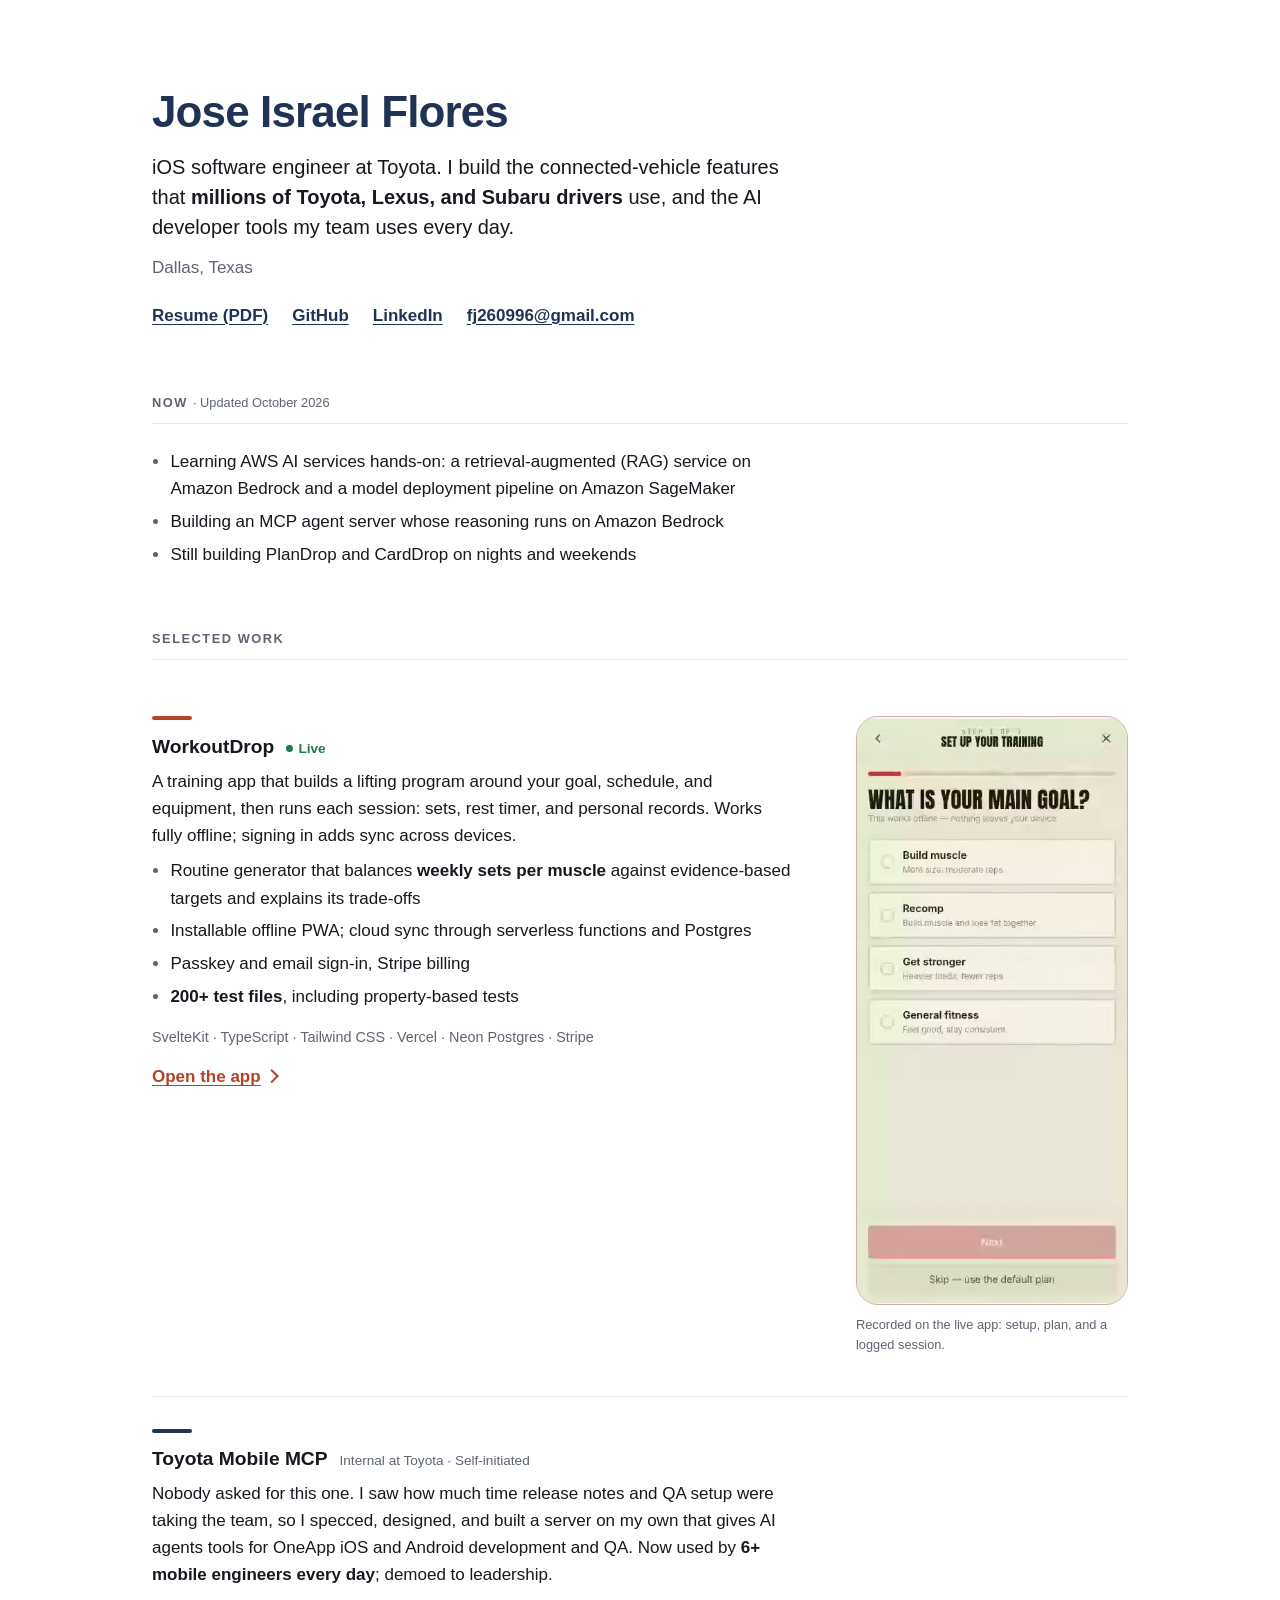
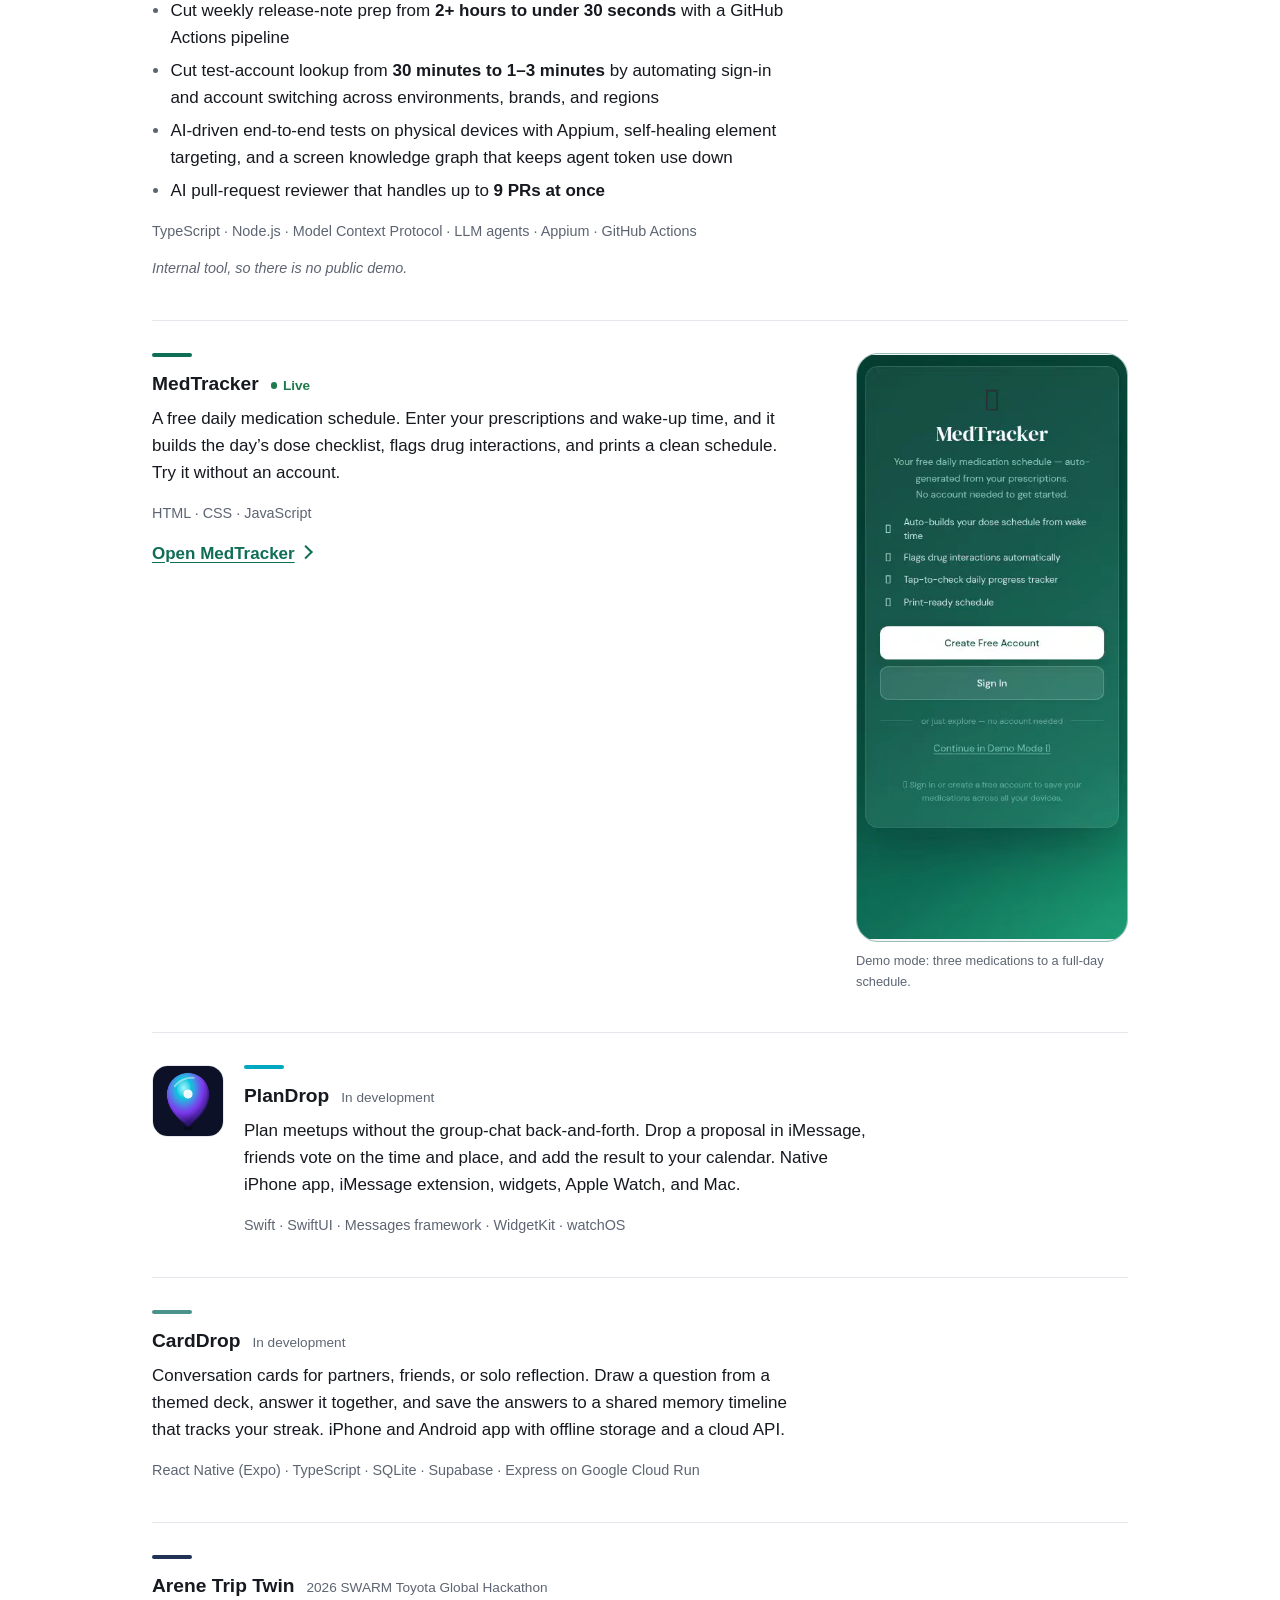
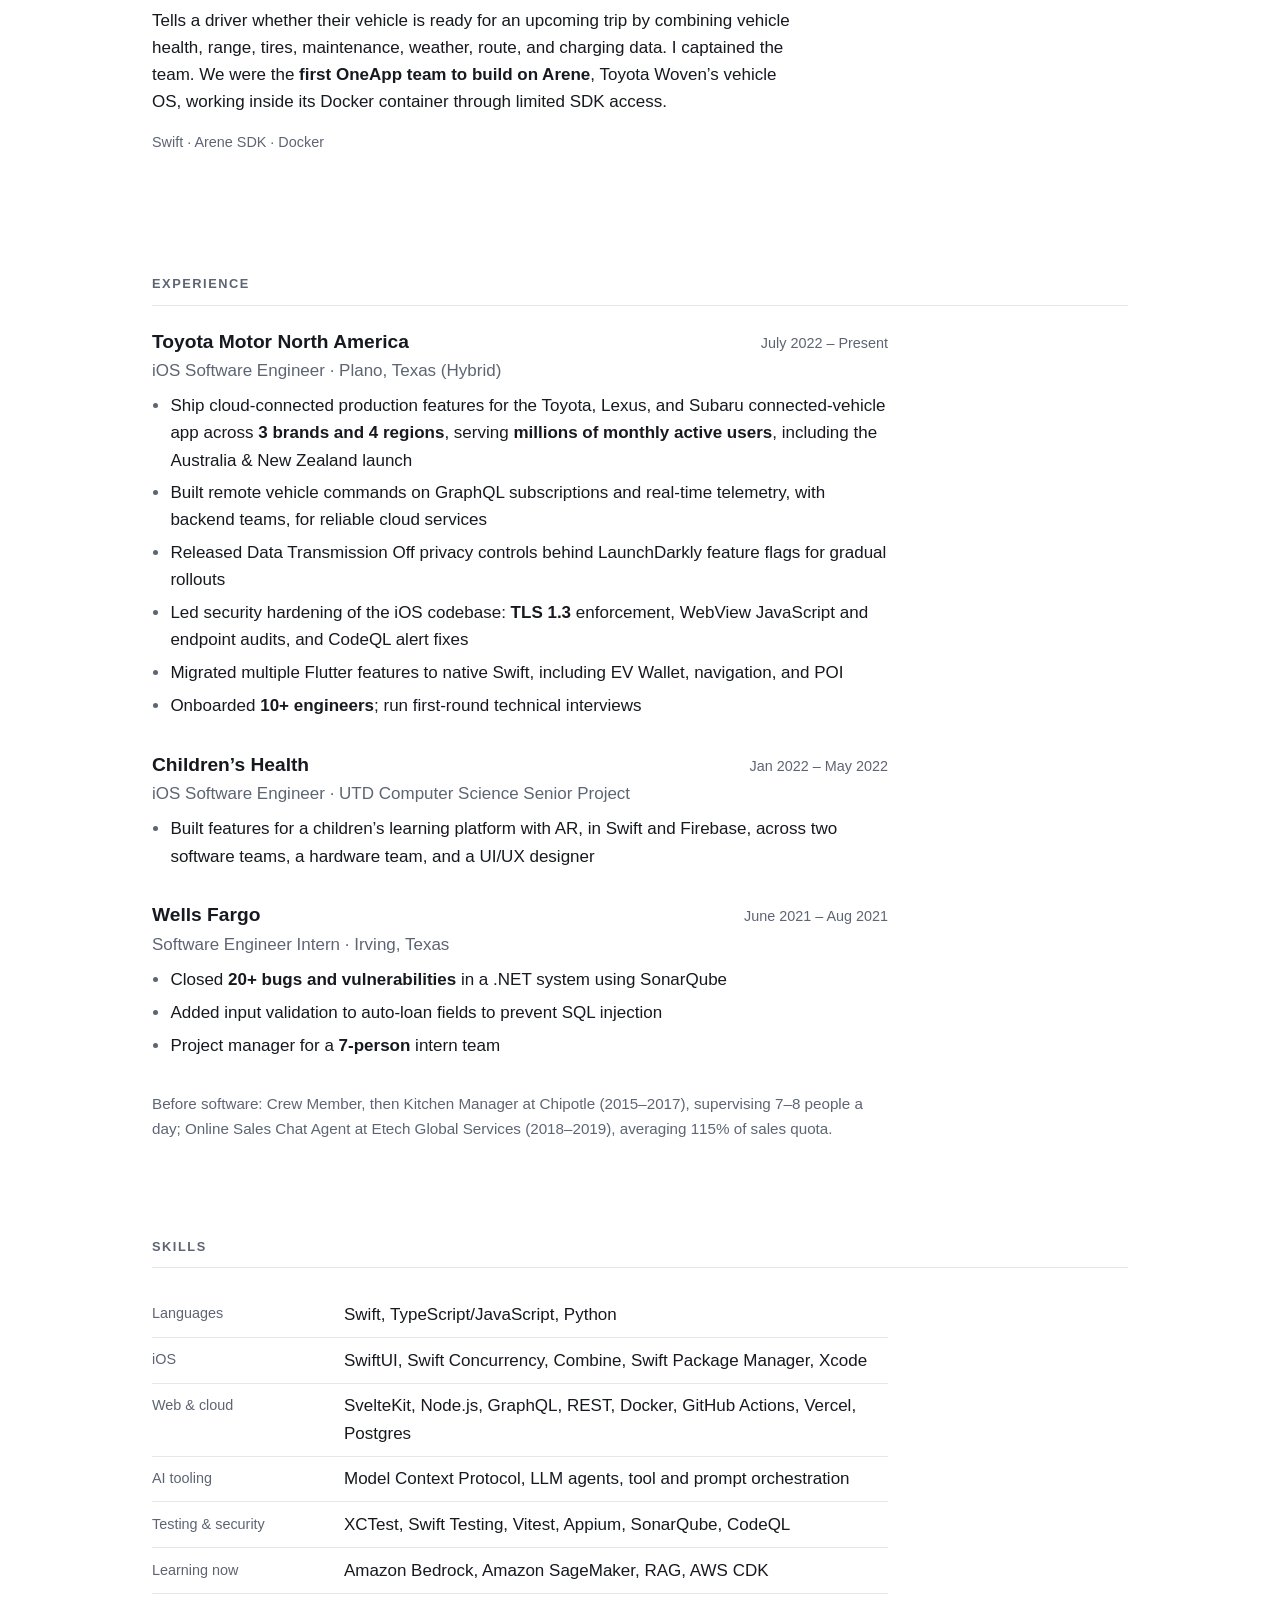
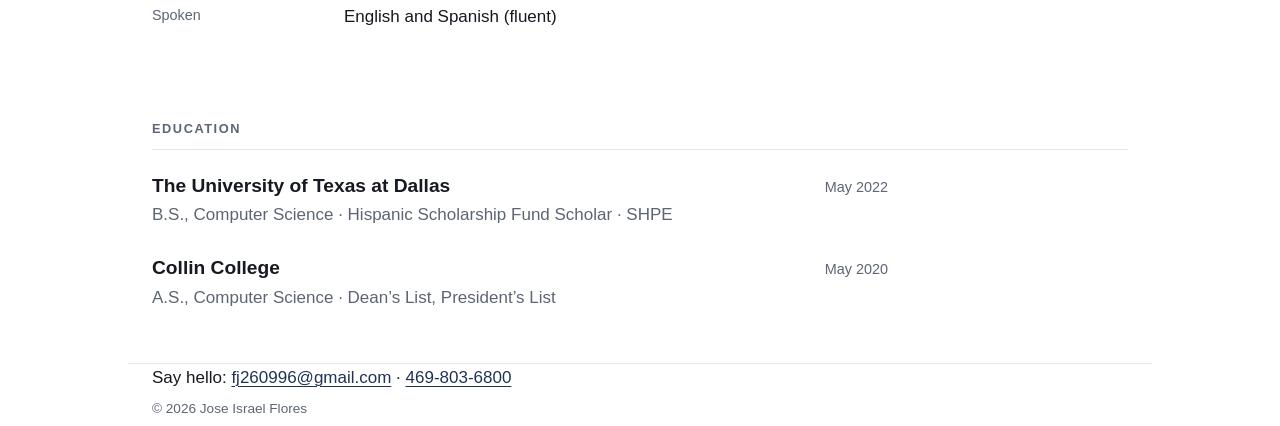
<file: index.html>
<!DOCTYPE html>
<html lang="en">

<head>
  <meta charset="UTF-8">
  <meta name="viewport" content="width=device-width, initial-scale=1.0">
  <title>Jose Israel Flores · Software Engineer</title>
  <meta name="author" content="Jose Israel Flores">
  <meta name="description" content="Jose Israel Flores, iOS software engineer at Toyota. Connected-vehicle features for millions of drivers, an internal AI developer platform, and side projects like WorkoutDrop.">
  <link rel="canonical" href="https://josedevlabs.com/">
  <meta name="color-scheme" content="light dark">

  <meta property="og:title" content="Jose Israel Flores · Software Engineer">
  <meta property="og:description" content="iOS software engineer at Toyota. Connected-vehicle features, AI developer tooling, and side projects.">
  <meta property="og:image" content="https://josedevlabs.com/images/og_image0.png">
  <meta property="og:url" content="https://josedevlabs.com/">
  <meta property="og:type" content="website">
  <meta property="og:site_name" content="Jose DevLabs">
  <meta name="twitter:card" content="summary_large_image">
  <meta name="twitter:title" content="Jose Israel Flores · Software Engineer">
  <meta name="twitter:description" content="iOS software engineer at Toyota. Connected-vehicle features, AI developer tooling, and side projects.">
  <meta name="twitter:image" content="https://josedevlabs.com/images/og_image0.png">
  <meta name="google-site-verification" content="19uv6AiSVErQDs0A615uDokrzeF82DeiVWSPcvZY0VQ">

  <link rel="icon" href="favicon.ico" type="image/x-icon">
  <link rel="stylesheet" href="./css/site.css">
  <script src="./js/site.js" defer></script>
</head>

<body>
  <a class="skip" href="#work">Skip to work</a>

  <header class="intro wrap">
    <h1>Jose Israel Flores</h1>
    <p class="lede">
      iOS software engineer at Toyota. I build the connected-vehicle features that
      <strong>millions of Toyota, Lexus, and Subaru drivers</strong> use, and the AI developer tools my team uses
      every day.
    </p>
    <p class="where">Dallas, Texas</p>
    <nav class="links" aria-label="Contact and profiles">
      <a href="./documents/JoseFlores.pdf">Resume (PDF)</a>
      <a href="https://github.com/jossefloress" rel="noopener noreferrer">GitHub</a>
      <a href="https://www.linkedin.com/in/jflores0001" rel="noopener noreferrer">LinkedIn</a>
      <a href="mailto:fj260996@gmail.com">fj260996@gmail.com</a>
    </nav>
  </header>

  <main>

    <section id="now" class="wrap" aria-labelledby="now-h">
      <h2 id="now-h">Now <span class="updated">· Updated October 2026</span></h2>
      <ul class="now">
        <li>Learning AWS AI services hands-on: a retrieval-augmented (RAG) service on Amazon Bedrock and a model
          deployment pipeline on Amazon SageMaker</li>
        <li>Building an MCP agent server whose reasoning runs on Amazon Bedrock</li>
        <li>Still building PlanDrop and CardDrop on nights and weekends</li>
      </ul>
    </section>


    <section id="work" class="wrap" aria-labelledby="work-h">
      <h2 id="work-h">Selected work</h2>

      <article class="project" style="--accent: #b3442a; --accent-dark: #e0603e;">
        <div class="project-text">
          <header>
            <h3>WorkoutDrop</h3>
            <p class="status live">Live</p>
          </header>
          <p class="summary">
            A training app that builds a lifting program around your goal, schedule, and equipment, then runs
            each session: sets, rest timer, and personal records. Works fully offline; signing in adds sync across
            devices.
          </p>
          <ul>
            <li>Routine generator that balances <strong>weekly sets per muscle</strong> against evidence-based
              targets and explains its trade-offs</li>
            <li>Installable offline PWA; cloud sync through serverless functions and Postgres</li>
            <li>Passkey and email sign-in, Stripe billing</li>
            <li><strong>200+ test files</strong>, including property-based tests</li>
          </ul>
          <p class="stack">SvelteKit · TypeScript · Tailwind CSS · Vercel · Neon Postgres · Stripe</p>
          <p class="actions">
            <a href="https://workoutdrop.floreshq.com" rel="noopener noreferrer">Open the app</a>
          </p>
        </div>
        <figure class="device">
          <video class="demo" muted loop playsinline preload="none" poster="./media/workoutdrop-poster.jpg"
            width="390" height="844" aria-label="WorkoutDrop demo: setting up a routine, reviewing the plan, and logging two sets">
            <source src="./media/workoutdrop.webm" type="video/webm">
            <source src="./media/workoutdrop.mp4" type="video/mp4">
          </video>
          <figcaption>Recorded on the live app: setup, plan, and a logged session.</figcaption>
        </figure>
      </article>

      <article class="project">
        <div class="project-text">
          <header>
            <h3>Toyota Mobile MCP</h3>
            <p class="status">Internal at Toyota · Self-initiated</p>
          </header>
          <p class="summary">
            Nobody asked for this one. I saw how much time release notes and QA setup were taking the team, so I
            specced, designed, and built a server on my own that gives AI agents tools for OneApp iOS and Android
            development and QA. Now used by <strong>6+ mobile engineers every day</strong>; demoed to leadership.
          </p>
          <ul>
            <li>Cut weekly release-note prep from <strong>2+ hours to under 30 seconds</strong> with a GitHub
              Actions pipeline</li>
            <li>Cut test-account lookup from <strong>30 minutes to 1–3 minutes</strong> by automating sign-in and
              account switching across environments, brands, and regions</li>
            <li>AI-driven end-to-end tests on physical devices with Appium, self-healing element targeting, and a
              screen knowledge graph that keeps agent token use down</li>
            <li>AI pull-request reviewer that handles up to <strong>9 PRs at once</strong></li>
          </ul>
          <p class="stack">TypeScript · Node.js · Model Context Protocol · LLM agents · Appium · GitHub Actions</p>
          <p class="note">Internal tool, so there is no public demo.</p>
        </div>
      </article>

      <article class="project" style="--accent: #0f6e56; --accent-dark: #25c492;">
        <div class="project-text">
          <header>
            <h3>MedTracker</h3>
            <p class="status live">Live</p>
          </header>
          <p class="summary">
            A free daily medication schedule. Enter your prescriptions and wake-up time, and it builds the day’s
            dose checklist, flags drug interactions, and prints a clean schedule. Try it without an account.
          </p>
          <p class="stack">HTML · CSS · JavaScript</p>
          <p class="actions">
            <a href="./medtracker/">Open MedTracker</a>
          </p>
        </div>
        <figure class="device">
          <video class="demo" muted loop playsinline preload="none" poster="./media/medtracker-poster.jpg"
            width="390" height="844" aria-label="MedTracker demo: adding three medications and generating the day's schedule">
            <source src="./media/medtracker.webm" type="video/webm">
            <source src="./media/medtracker.mp4" type="video/mp4">
          </video>
          <figcaption>Demo mode: three medications to a full-day schedule.</figcaption>
        </figure>
      </article>

      <article class="project compact" style="--accent: #00a9c0; --accent-dark: #00c6e0;">
        <img class="app-icon" src="./media/plandrop-icon.png" width="72" height="72" alt="PlanDrop app icon">
        <div class="project-text">
          <header>
            <h3>PlanDrop</h3>
            <p class="status">In development</p>
          </header>
          <p class="summary">
            Plan meetups without the group-chat back-and-forth. Drop a proposal in iMessage, friends vote on the
            time and place, and add the result to your calendar. Native iPhone app, iMessage extension,
            widgets, Apple Watch, and Mac.
          </p>
          <p class="stack">Swift · SwiftUI · Messages framework · WidgetKit · watchOS</p>
        </div>
      </article>

      <article class="project compact" style="--accent: #4a938b; --accent-dark: #5ba8a0;">
        <div class="project-text">
          <header>
            <h3>CardDrop</h3>
            <p class="status">In development</p>
          </header>
          <p class="summary">
            Conversation cards for partners, friends, or solo reflection. Draw a question from a themed deck,
            answer it together, and save the answers to a shared memory timeline that tracks your streak.
            iPhone and Android app with offline storage and a cloud API.
          </p>
          <p class="stack">React Native (Expo) · TypeScript · SQLite · Supabase · Express on Google Cloud Run</p>
        </div>
      </article>

      <article class="project compact">
        <div class="project-text">
          <header>
            <h3>Arene Trip Twin</h3>
            <p class="status">2026 SWARM Toyota Global Hackathon</p>
          </header>
          <p class="summary">
            Tells a driver whether their vehicle is ready for an upcoming trip by combining vehicle health, range,
            tires, maintenance, weather, route, and charging data. I captained the team. We were the
            <strong>first OneApp team to build on Arene</strong>, Toyota Woven’s vehicle OS, working inside its
            Docker container through limited SDK access.
          </p>
          <p class="stack">Swift · Arene SDK · Docker</p>
        </div>
      </article>
    </section>


    <section id="experience" class="wrap" aria-labelledby="exp-h">
      <h2 id="exp-h">Experience</h2>

      <div class="role">
        <div class="role-head">
          <h3>Toyota Motor North America</h3>
          <p class="when">July 2022 – Present</p>
        </div>
        <p class="title">iOS Software Engineer · Plano, Texas (Hybrid)</p>
        <ul>
          <li>Ship cloud-connected production features for the Toyota, Lexus, and Subaru connected-vehicle app
            across <strong>3 brands and 4 regions</strong>, serving <strong>millions of monthly active users</strong>,
            including the Australia &amp; New Zealand launch</li>
          <li>Built remote vehicle commands on GraphQL subscriptions and real-time telemetry, with backend teams,
            for reliable cloud services</li>
          <li>Released Data Transmission Off privacy controls behind LaunchDarkly feature flags for gradual
            rollouts</li>
          <li>Led security hardening of the iOS codebase: <strong>TLS 1.3</strong> enforcement, WebView JavaScript
            and endpoint audits, and CodeQL alert fixes</li>
          <li>Migrated multiple Flutter features to native Swift, including EV Wallet, navigation, and POI</li>
          <li>Onboarded <strong>10+ engineers</strong>; run first-round technical interviews</li>
        </ul>
      </div>

      <div class="role">
        <div class="role-head">
          <h3>Children’s Health</h3>
          <p class="when">Jan 2022 – May 2022</p>
        </div>
        <p class="title">iOS Software Engineer · UTD Computer Science Senior Project</p>
        <ul>
          <li>Built features for a children’s learning platform with AR, in Swift and Firebase, across two
            software teams, a hardware team, and a UI/UX designer</li>
        </ul>
      </div>

      <div class="role">
        <div class="role-head">
          <h3>Wells Fargo</h3>
          <p class="when">June 2021 – Aug 2021</p>
        </div>
        <p class="title">Software Engineer Intern · Irving, Texas</p>
        <ul>
          <li>Closed <strong>20+ bugs and vulnerabilities</strong> in a .NET system using SonarQube</li>
          <li>Added input validation to auto-loan fields to prevent SQL injection</li>
          <li>Project manager for a <strong>7&#8209;person</strong> intern team</li>
        </ul>
      </div>

      <p class="earlier">
        Before software: Crew Member, then Kitchen Manager at Chipotle (2015–2017), supervising 7–8 people a day; Online Sales Chat
        Agent at Etech Global Services (2018–2019), averaging 115% of sales quota.
      </p>
    </section>


    <section id="skills" class="wrap" aria-labelledby="skills-h">
      <h2 id="skills-h">Skills</h2>
      <dl class="skills">
        <div><dt>Languages</dt><dd>Swift, TypeScript/JavaScript, Python</dd></div>
        <div><dt>iOS</dt><dd>SwiftUI, Swift Concurrency, Combine, Swift Package Manager, Xcode</dd></div>
        <div><dt>Web &amp; cloud</dt><dd>SvelteKit, Node.js, GraphQL, REST, Docker, GitHub Actions, Vercel, Postgres</dd></div>
        <div><dt>AI tooling</dt><dd>Model Context Protocol, LLM agents, tool and prompt orchestration</dd></div>
        <div><dt>Testing &amp; security</dt><dd>XCTest, Swift Testing, Vitest, Appium, SonarQube, CodeQL</dd></div>
        <div><dt>Learning now</dt><dd>Amazon Bedrock, Amazon SageMaker, RAG, AWS CDK</dd></div>
        <div><dt>Spoken</dt><dd>English and Spanish (fluent)</dd></div>
      </dl>
    </section>


    <section id="education" class="wrap" aria-labelledby="edu-h">
      <h2 id="edu-h">Education</h2>
      <div class="role">
        <div class="role-head">
          <h3>The University of Texas at Dallas</h3>
          <p class="when">May 2022</p>
        </div>
        <p class="title">B.S., Computer Science · Hispanic Scholarship Fund Scholar · SHPE</p>
      </div>
      <div class="role">
        <div class="role-head">
          <h3>Collin College</h3>
          <p class="when">May 2020</p>
        </div>
        <p class="title">A.S., Computer Science · Dean’s List, President’s List</p>
      </div>
    </section>

  </main>

  <footer class="wrap">
    <p>
      Say hello: <a href="mailto:fj260996@gmail.com">fj260996@gmail.com</a> ·
      <a href="tel:+14698036800">469-803-6800</a>
    </p>
    <p class="small">© 2026 Jose Israel Flores</p>
  </footer>
</body>

</html>
</file>
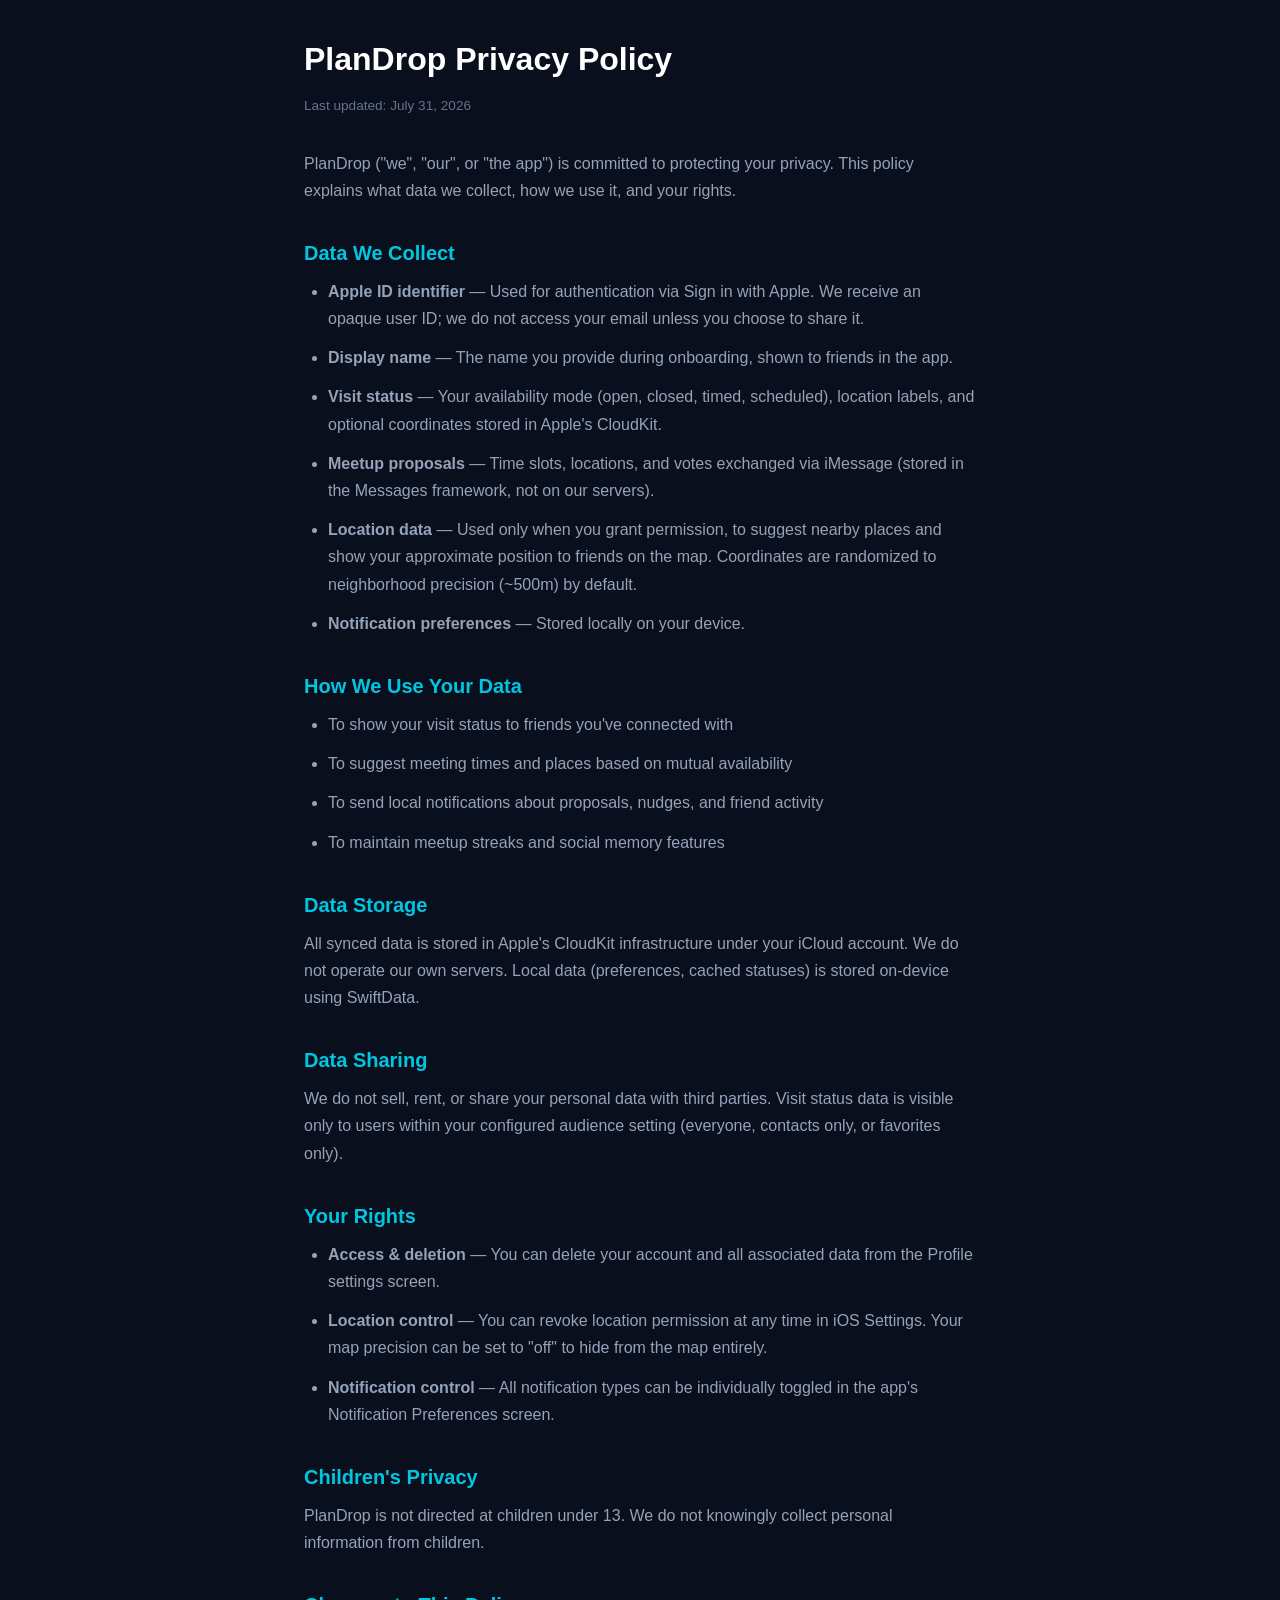
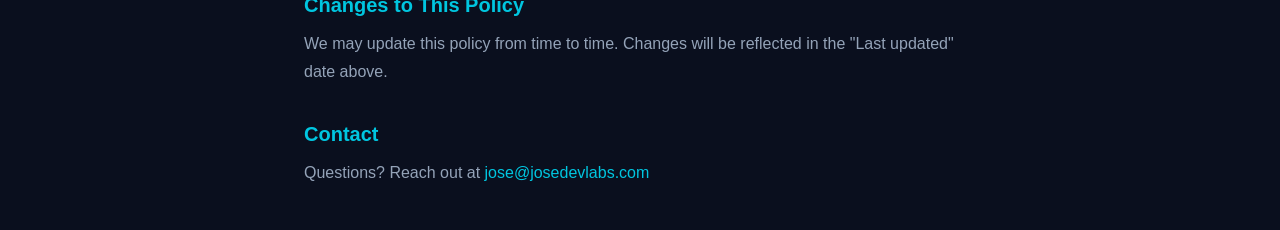
<file: plandrop/privacypolicy/index.html>
<!DOCTYPE html>
<html lang="en">
<head>
    <meta charset="UTF-8">
    <meta name="viewport" content="width=device-width, initial-scale=1.0">
    <title>PlanDrop — Privacy Policy</title>
    <style>
        * { margin: 0; padding: 0; box-sizing: border-box; }
        body {
            font-family: -apple-system, BlinkMacSystemFont, 'Segoe UI', Roboto, sans-serif;
            background: #0a0f1e;
            color: #e2e8f0;
            line-height: 1.7;
            padding: 2rem 1.5rem;
            max-width: 720px;
            margin: 0 auto;
        }
        h1 { color: #fff; font-size: 2rem; margin-bottom: 0.5rem; }
        h2 { color: #00c6e0; font-size: 1.25rem; margin-top: 2rem; margin-bottom: 0.5rem; }
        p, li { color: #94a3b8; margin-bottom: 0.75rem; }
        ul { padding-left: 1.5rem; }
        .updated { color: #64748b; font-size: 0.85rem; margin-bottom: 2rem; }
        a { color: #00c6e0; text-decoration: none; }
        a:hover { text-decoration: underline; }
    </style>
</head>
<body>
    <h1>PlanDrop Privacy Policy</h1>
    <p class="updated">Last updated: July 31, 2026</p>

    <p>PlanDrop ("we", "our", or "the app") is committed to protecting your privacy. This policy explains what data we collect, how we use it, and your rights.</p>

    <h2>Data We Collect</h2>
    <ul>
        <li><strong>Apple ID identifier</strong> — Used for authentication via Sign in with Apple. We receive an opaque user ID; we do not access your email unless you choose to share it.</li>
        <li><strong>Display name</strong> — The name you provide during onboarding, shown to friends in the app.</li>
        <li><strong>Visit status</strong> — Your availability mode (open, closed, timed, scheduled), location labels, and optional coordinates stored in Apple's CloudKit.</li>
        <li><strong>Meetup proposals</strong> — Time slots, locations, and votes exchanged via iMessage (stored in the Messages framework, not on our servers).</li>
        <li><strong>Location data</strong> — Used only when you grant permission, to suggest nearby places and show your approximate position to friends on the map. Coordinates are randomized to neighborhood precision (~500m) by default.</li>
        <li><strong>Notification preferences</strong> — Stored locally on your device.</li>
    </ul>

    <h2>How We Use Your Data</h2>
    <ul>
        <li>To show your visit status to friends you've connected with</li>
        <li>To suggest meeting times and places based on mutual availability</li>
        <li>To send local notifications about proposals, nudges, and friend activity</li>
        <li>To maintain meetup streaks and social memory features</li>
    </ul>

    <h2>Data Storage</h2>
    <p>All synced data is stored in Apple's CloudKit infrastructure under your iCloud account. We do not operate our own servers. Local data (preferences, cached statuses) is stored on-device using SwiftData.</p>

    <h2>Data Sharing</h2>
    <p>We do not sell, rent, or share your personal data with third parties. Visit status data is visible only to users within your configured audience setting (everyone, contacts only, or favorites only).</p>

    <h2>Your Rights</h2>
    <ul>
        <li><strong>Access & deletion</strong> — You can delete your account and all associated data from the Profile settings screen.</li>
        <li><strong>Location control</strong> — You can revoke location permission at any time in iOS Settings. Your map precision can be set to "off" to hide from the map entirely.</li>
        <li><strong>Notification control</strong> — All notification types can be individually toggled in the app's Notification Preferences screen.</li>
    </ul>

    <h2>Children's Privacy</h2>
    <p>PlanDrop is not directed at children under 13. We do not knowingly collect personal information from children.</p>

    <h2>Changes to This Policy</h2>
    <p>We may update this policy from time to time. Changes will be reflected in the "Last updated" date above.</p>

    <h2>Contact</h2>
    <p>Questions? Reach out at <a href="mailto:jose@josedevlabs.com">jose@josedevlabs.com</a></p>
</body>
</html>
</file>
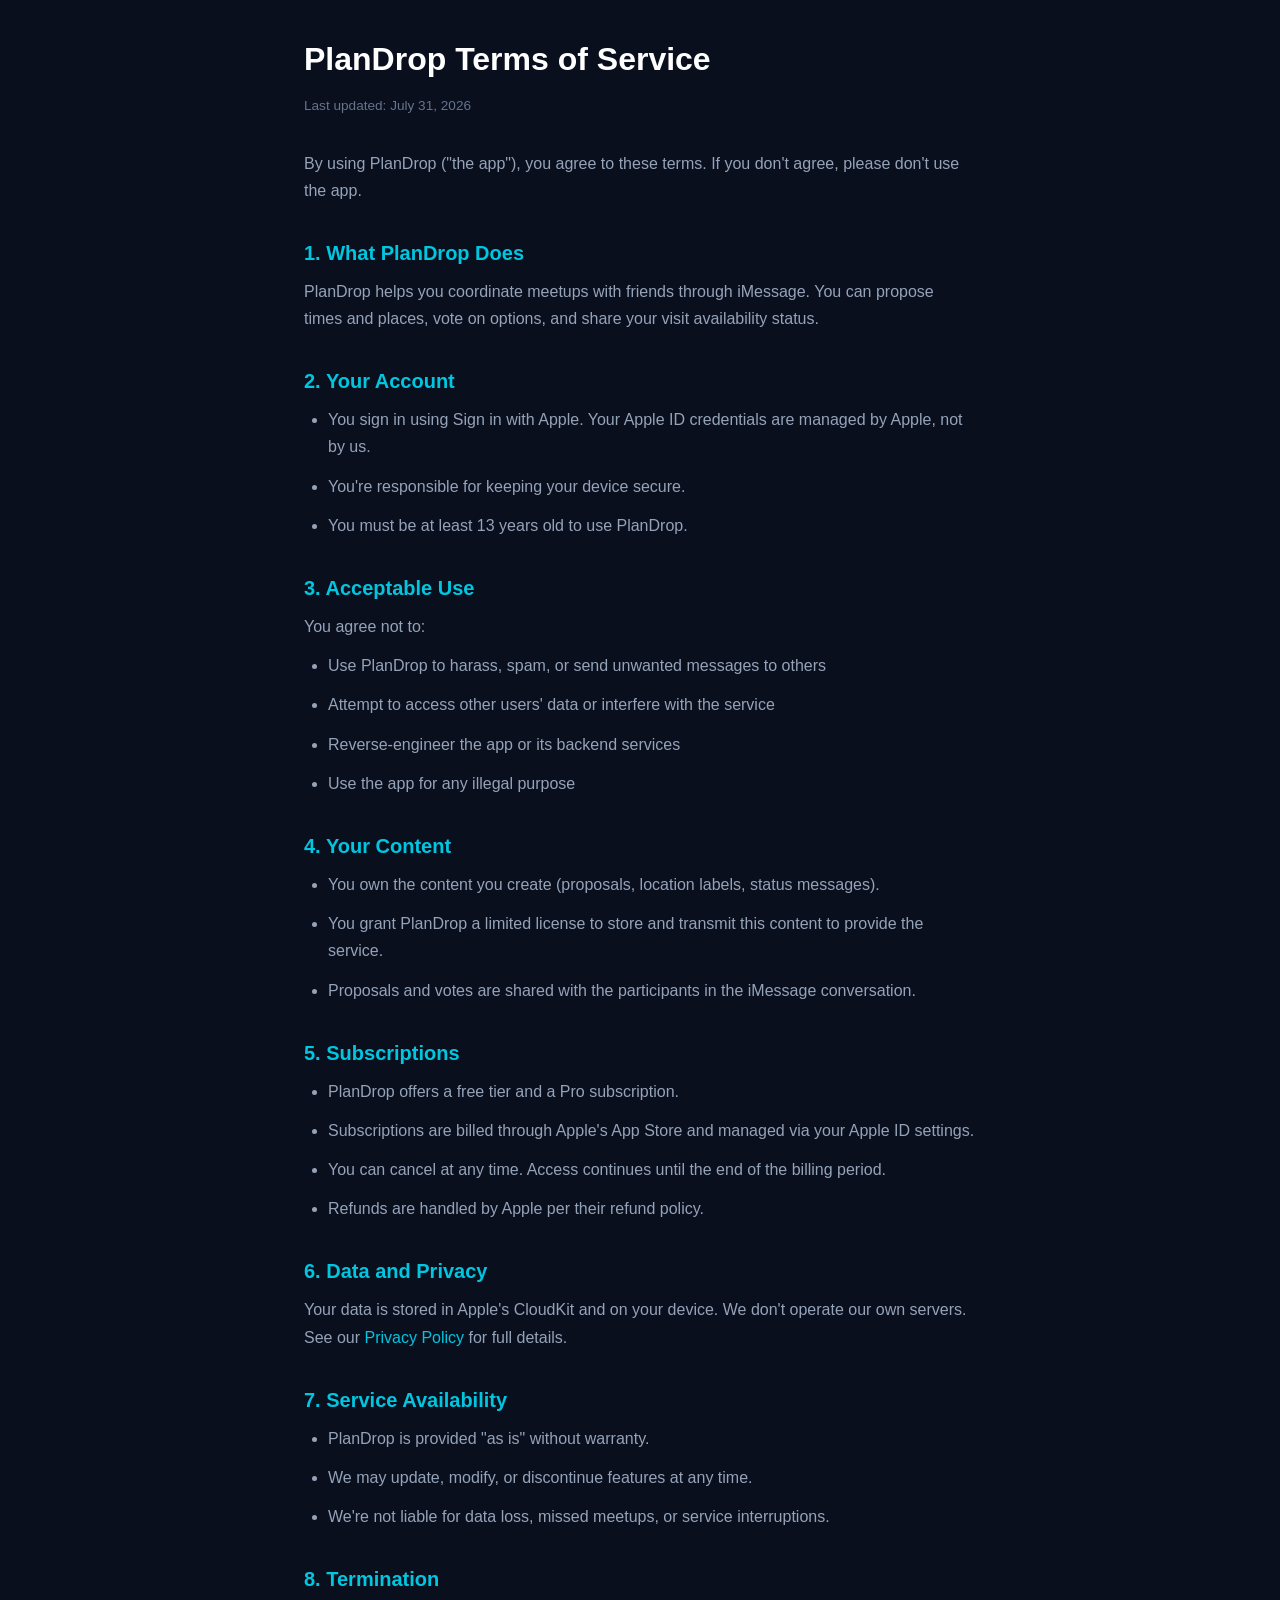
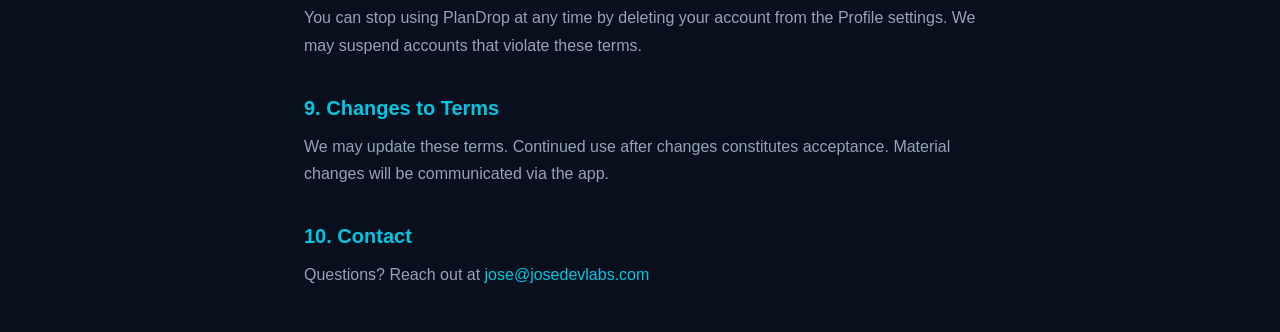
<file: plandrop/terms/index.html>
<!DOCTYPE html>
<html lang="en">
<head>
    <meta charset="UTF-8">
    <meta name="viewport" content="width=device-width, initial-scale=1.0">
    <title>PlanDrop — Terms of Service</title>
    <style>
        * { margin: 0; padding: 0; box-sizing: border-box; }
        body {
            font-family: -apple-system, BlinkMacSystemFont, 'Segoe UI', Roboto, sans-serif;
            background: #0a0f1e;
            color: #e2e8f0;
            line-height: 1.7;
            padding: 2rem 1.5rem;
            max-width: 720px;
            margin: 0 auto;
        }
        h1 { color: #fff; font-size: 2rem; margin-bottom: 0.5rem; }
        h2 { color: #00c6e0; font-size: 1.25rem; margin-top: 2rem; margin-bottom: 0.5rem; }
        p, li { color: #94a3b8; margin-bottom: 0.75rem; }
        ul { padding-left: 1.5rem; }
        .updated { color: #64748b; font-size: 0.85rem; margin-bottom: 2rem; }
        a { color: #00c6e0; text-decoration: none; }
        a:hover { text-decoration: underline; }
    </style>
</head>
<body>
    <h1>PlanDrop Terms of Service</h1>
    <p class="updated">Last updated: July 31, 2026</p>

    <p>By using PlanDrop ("the app"), you agree to these terms. If you don't agree, please don't use the app.</p>

    <h2>1. What PlanDrop Does</h2>
    <p>PlanDrop helps you coordinate meetups with friends through iMessage. You can propose times and places, vote on options, and share your visit availability status.</p>

    <h2>2. Your Account</h2>
    <ul>
        <li>You sign in using Sign in with Apple. Your Apple ID credentials are managed by Apple, not by us.</li>
        <li>You're responsible for keeping your device secure.</li>
        <li>You must be at least 13 years old to use PlanDrop.</li>
    </ul>

    <h2>3. Acceptable Use</h2>
    <p>You agree not to:</p>
    <ul>
        <li>Use PlanDrop to harass, spam, or send unwanted messages to others</li>
        <li>Attempt to access other users' data or interfere with the service</li>
        <li>Reverse-engineer the app or its backend services</li>
        <li>Use the app for any illegal purpose</li>
    </ul>

    <h2>4. Your Content</h2>
    <ul>
        <li>You own the content you create (proposals, location labels, status messages).</li>
        <li>You grant PlanDrop a limited license to store and transmit this content to provide the service.</li>
        <li>Proposals and votes are shared with the participants in the iMessage conversation.</li>
    </ul>

    <h2>5. Subscriptions</h2>
    <ul>
        <li>PlanDrop offers a free tier and a Pro subscription.</li>
        <li>Subscriptions are billed through Apple's App Store and managed via your Apple ID settings.</li>
        <li>You can cancel at any time. Access continues until the end of the billing period.</li>
        <li>Refunds are handled by Apple per their refund policy.</li>
    </ul>

    <h2>6. Data and Privacy</h2>
    <p>Your data is stored in Apple's CloudKit and on your device. We don't operate our own servers. See our <a href="/plandrop/privacypolicy">Privacy Policy</a> for full details.</p>

    <h2>7. Service Availability</h2>
    <ul>
        <li>PlanDrop is provided "as is" without warranty.</li>
        <li>We may update, modify, or discontinue features at any time.</li>
        <li>We're not liable for data loss, missed meetups, or service interruptions.</li>
    </ul>

    <h2>8. Termination</h2>
    <p>You can stop using PlanDrop at any time by deleting your account from the Profile settings. We may suspend accounts that violate these terms.</p>

    <h2>9. Changes to Terms</h2>
    <p>We may update these terms. Continued use after changes constitutes acceptance. Material changes will be communicated via the app.</p>

    <h2>10. Contact</h2>
    <p>Questions? Reach out at <a href="mailto:jose@josedevlabs.com">jose@josedevlabs.com</a></p>
</body>
</html>
</file>
<file: css/site.css>
/*
  josedevlabs.com
  One column, system fonts, one accent color (the navy this site has used since 2021).
  No frameworks, no webfonts.
*/

:root {
  --navy: #203354;
  --ink: #16191f;
  --muted: #5d6573;
  --line: #e4e7ec;
  --soft: #f5f6f8;
  --bg: #ffffff;
  --link: #203354;
  --live: #1f7a4d;
  --measure: 40rem;
  --page: 64rem;
  --radius: 14px;
}

@media (prefers-color-scheme: dark) {
  :root {
    --navy: #a9bde3;
    --ink: #e8eaee;
    --muted: #9aa3b2;
    --line: #2a2f38;
    --soft: #171a20;
    --bg: #0f1115;
    --link: #b9cbee;
    --live: #5cc290;
  }
}

* { box-sizing: border-box; }

html { -webkit-text-size-adjust: 100%; }

body {
  margin: 0;
  background: var(--bg);
  color: var(--ink);
  font: 17px/1.6 -apple-system, BlinkMacSystemFont, "Segoe UI", Roboto, Helvetica, Arial, sans-serif;
}

a { color: var(--link); text-underline-offset: 3px; text-decoration-thickness: 1px; }
a:hover { text-decoration-thickness: 2px; }
a:focus-visible { outline: 2px solid var(--navy); outline-offset: 3px; border-radius: 4px; }

strong { font-weight: 650; color: var(--ink); }

.wrap { max-width: var(--page); margin: 0 auto; padding: 0 1.5rem; }

.skip { position: absolute; left: -999px; }
.skip:focus { left: 1rem; top: 1rem; background: var(--bg); padding: .5rem .75rem; z-index: 10; }

/* Intro */
.intro { padding-top: 5.5rem; padding-bottom: 3rem; }
.intro h1 {
  margin: 0 0 1rem;
  font-size: clamp(2rem, 5vw, 2.75rem);
  line-height: 1.1;
  letter-spacing: -0.02em;
  color: var(--navy);
}
.lede { max-width: var(--measure); font-size: 1.25rem; line-height: 1.5; margin: 0 0 .75rem; }
.where { color: var(--muted); margin: 0 0 1.25rem; }
.links { display: flex; flex-wrap: wrap; gap: .5rem 1.5rem; }
.links a { font-weight: 550; }

/* Sections */
section.wrap { padding-top: 3.5rem; padding-bottom: 1.5rem; }
h2 {
  font-size: .8rem;
  text-transform: uppercase;
  letter-spacing: .12em;
  color: var(--muted);
  font-weight: 650;
  margin: 0 0 1.5rem;
  padding-bottom: .6rem;
  border-bottom: 1px solid var(--line);
}
h3 { font-size: 1.2rem; line-height: 1.3; margin: 0; color: var(--ink); }

ul { padding-left: 1.15rem; margin: .5rem 0 0; }
li { margin: .35rem 0; }
li::marker { color: var(--muted); }

/* Projects */
.project {
  display: grid;
  grid-template-columns: minmax(0, 1fr) 17rem;
  gap: 2.5rem;
  align-items: start;
  padding: 2rem 0 2.5rem;
  border-bottom: 1px solid var(--line);
}
.project:last-child { border-bottom: 0; }
.project.compact { grid-template-columns: auto minmax(0, 1fr); gap: 1.25rem; }
.project.compact:not(:has(.app-icon)) { grid-template-columns: minmax(0, 1fr); }
.project:not(:has(.device)):not(.compact) { grid-template-columns: minmax(0, 1fr); }
.project-text { max-width: var(--measure); }
.project-text header { display: flex; flex-wrap: wrap; align-items: baseline; gap: .25rem .75rem; margin-bottom: .5rem; }
.status { margin: 0; font-size: .85rem; color: var(--muted); }
.status.live { color: var(--live); font-weight: 600; }
.status.live::before { content: ""; display: inline-block; width: .5em; height: .5em; border-radius: 50%; background: currentColor; margin-right: .4em; vertical-align: .08em; }
.summary { margin: 0; }
.stack { margin: 1rem 0 0; color: var(--muted); font-size: .9rem; }
.actions { margin: .9rem 0 0; font-weight: 600; }
.actions a::after { content: ""; display: inline-block; width: .45em; height: .45em; margin-left: .35em; border-top: 2px solid currentColor; border-right: 2px solid currentColor; transform: rotate(45deg); vertical-align: .1em; }
.note { margin: .9rem 0 0; color: var(--muted); font-size: .9rem; font-style: italic; }

.app-icon { border-radius: 22%; border: 1px solid var(--line); }

/* Phone-sized recordings: a plain rounded frame, not a fake phone */
.device { margin: 0; }
.device video {
  display: block;
  width: 100%;
  height: auto;
  aspect-ratio: 390 / 844;
  border-radius: 22px;
  border: 1px solid var(--line);
  background: var(--soft);
}
.device figcaption { margin-top: .6rem; font-size: .8rem; color: var(--muted); }

/* Experience and education */
.role { padding: 0 0 1.75rem; max-width: 46rem; }
.role-head { display: flex; justify-content: space-between; gap: 1rem; align-items: baseline; }
.when { margin: 0; color: var(--muted); font-size: .9rem; white-space: nowrap; }
.title { margin: .15rem 0 0; color: var(--muted); }
.earlier { color: var(--muted); max-width: 46rem; margin: 0 0 1rem; font-size: .95rem; }

/* Skills */
.skills { margin: 0; max-width: 46rem; }
.skills div { display: grid; grid-template-columns: 11rem 1fr; gap: 1rem; padding: .55rem 0; border-top: 1px solid var(--line); }
.skills div:first-child { border-top: 0; }
.skills dt { color: var(--muted); font-size: .9rem; padding-top: .1rem; }
.skills dd { margin: 0; }

/* Footer */
footer { padding-top: 3rem; padding-bottom: 4rem; border-top: 1px solid var(--line); margin-top: 2rem; }
footer p { margin: 0 0 .4rem; }
footer .small { color: var(--muted); font-size: .85rem; }

@media (max-width: 760px) {
  body { font-size: 16px; }
  .intro { padding-top: 3.5rem; }
  .lede { font-size: 1.125rem; }
  .project, .project.compact { grid-template-columns: minmax(0, 1fr); gap: 1.25rem; }
  .project .device { max-width: 15rem; }
  .project.compact .app-icon { width: 56px; height: 56px; }
  .skills div { grid-template-columns: 1fr; gap: .1rem; }
  .role-head { flex-wrap: wrap; gap: .1rem 1rem; }
}

@media (prefers-reduced-motion: reduce) {
  html { scroll-behavior: auto; }
}

@media print {
  .device, .skip { display: none; }
  .project { grid-template-columns: 1fr; }
  a { color: inherit; }
}

/* Per-project accent: each project shows its own app's brand color (taken from that app's source).
   Toyota work keeps the site navy. */
.project { --accent: var(--navy); --accent-dark: var(--navy); }
.project-text::before {
  content: "";
  display: block;
  width: 2.5rem;
  height: 4px;
  border-radius: 2px;
  background: var(--accent);
  margin-bottom: .9rem;
}
.project .actions a { color: var(--accent); }
.project .device video { border-color: color-mix(in srgb, var(--accent) 35%, var(--line)); }
@media (prefers-color-scheme: dark) {
  .project-text::before { background: var(--accent-dark); }
  .project .actions a { color: var(--accent-dark); }
  .project .device video { border-color: color-mix(in srgb, var(--accent-dark) 35%, var(--line)); }
}

/* Now */
h2 .updated { text-transform: none; letter-spacing: 0; font-weight: 400; }
.now { max-width: var(--measure); margin-top: 0; }
section#now { padding-top: 1rem; padding-bottom: 0; }
</file>
